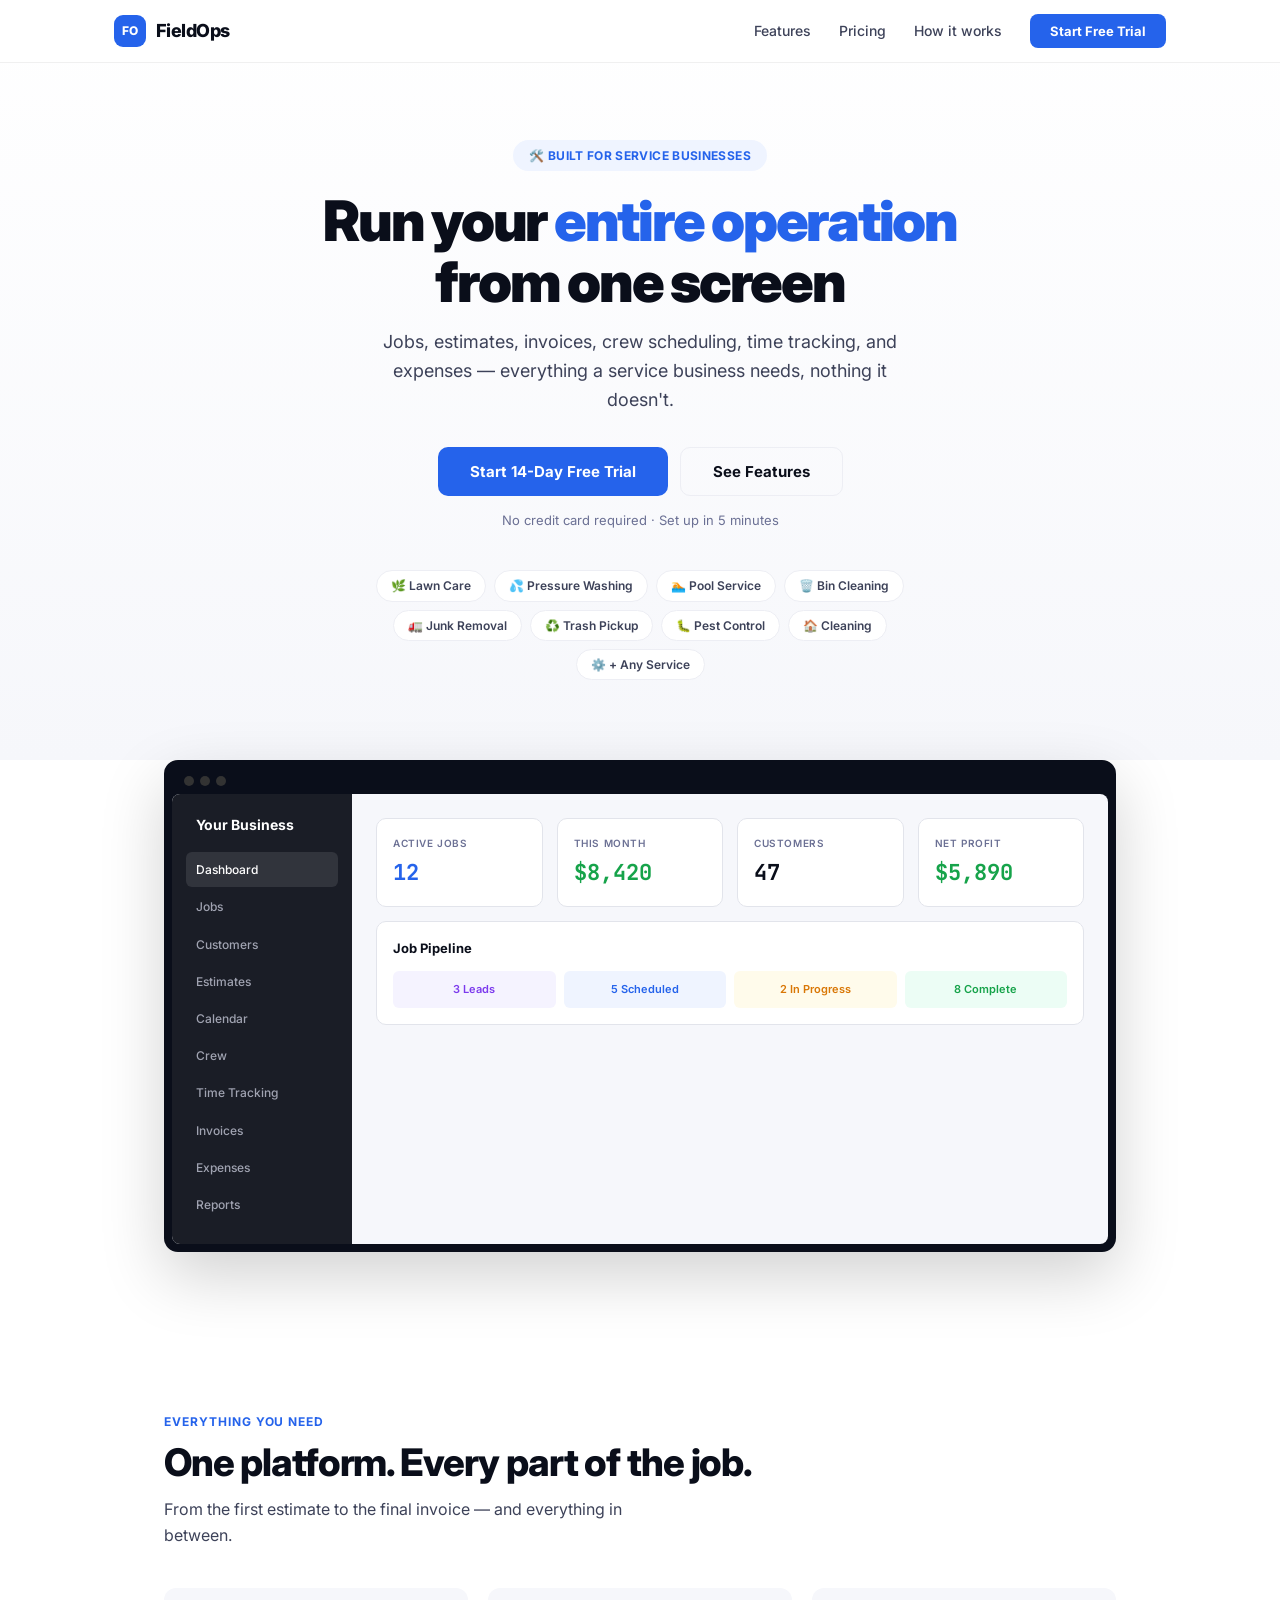
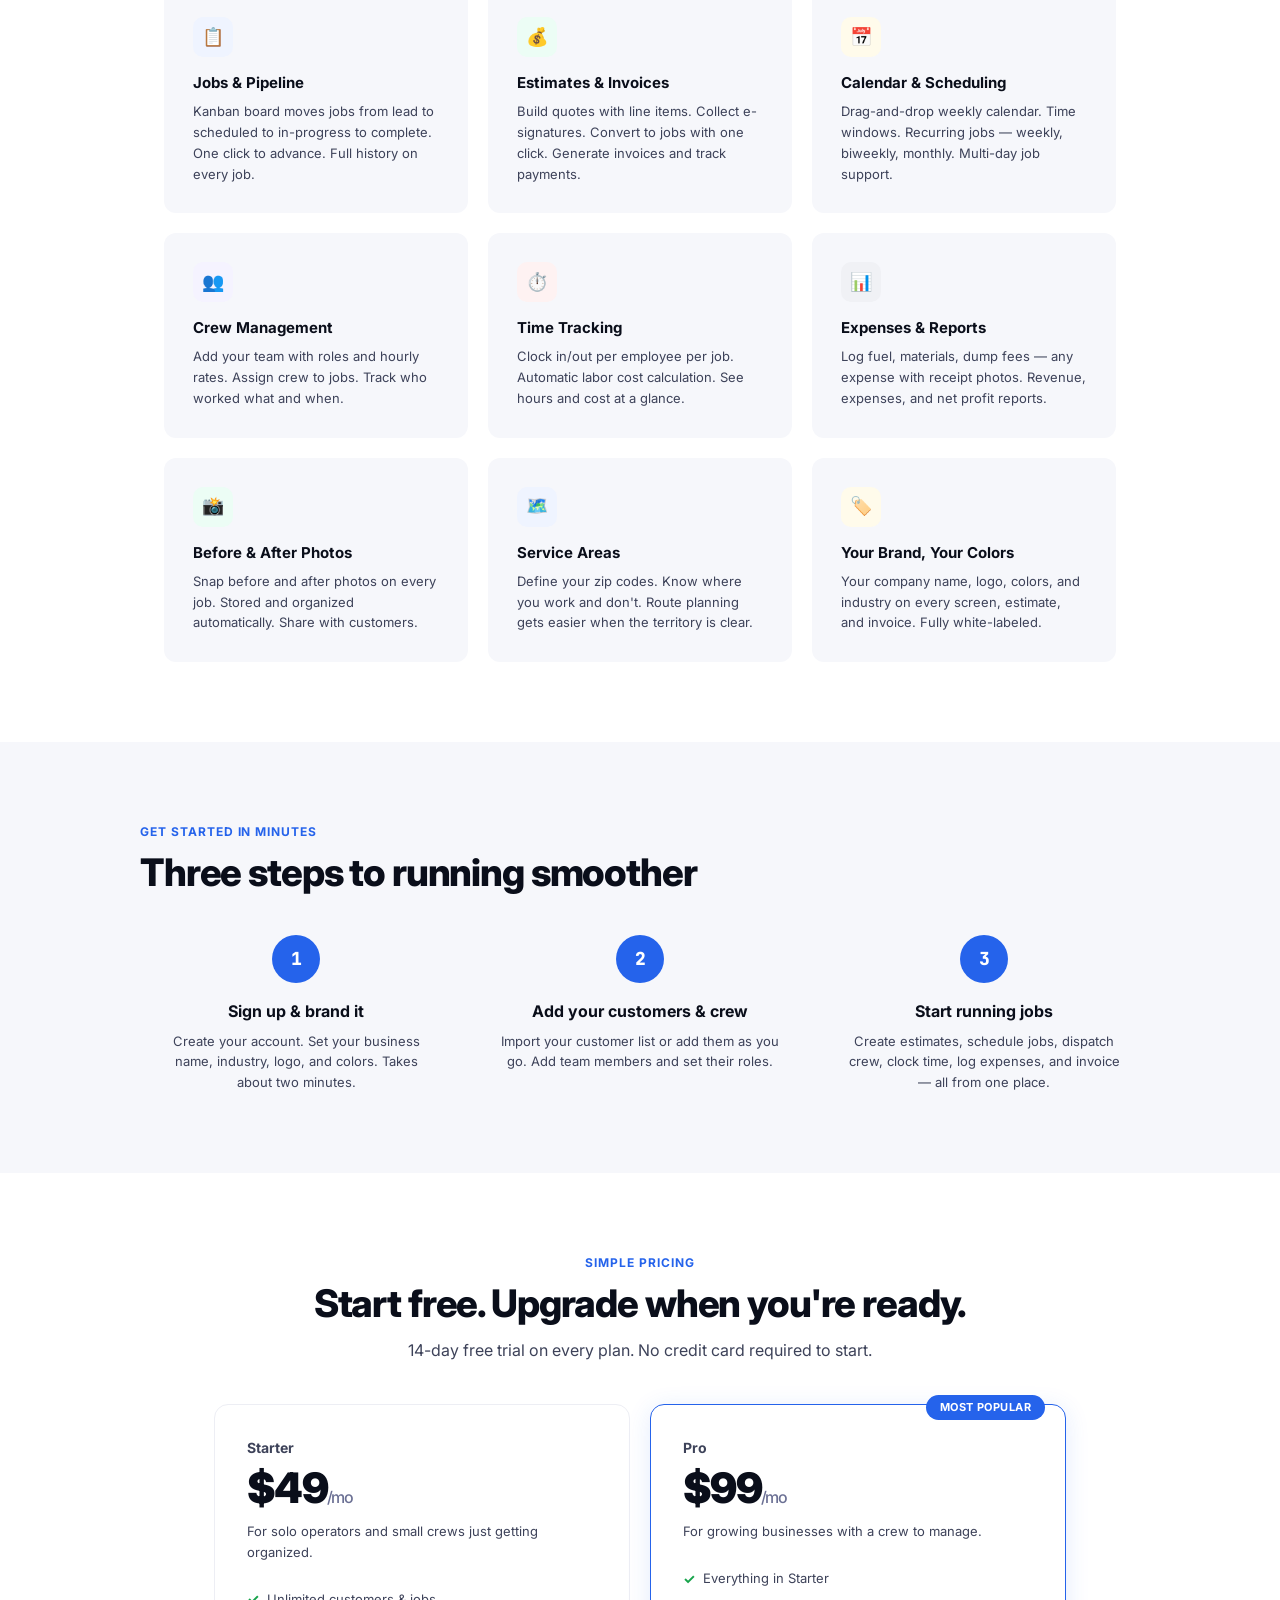
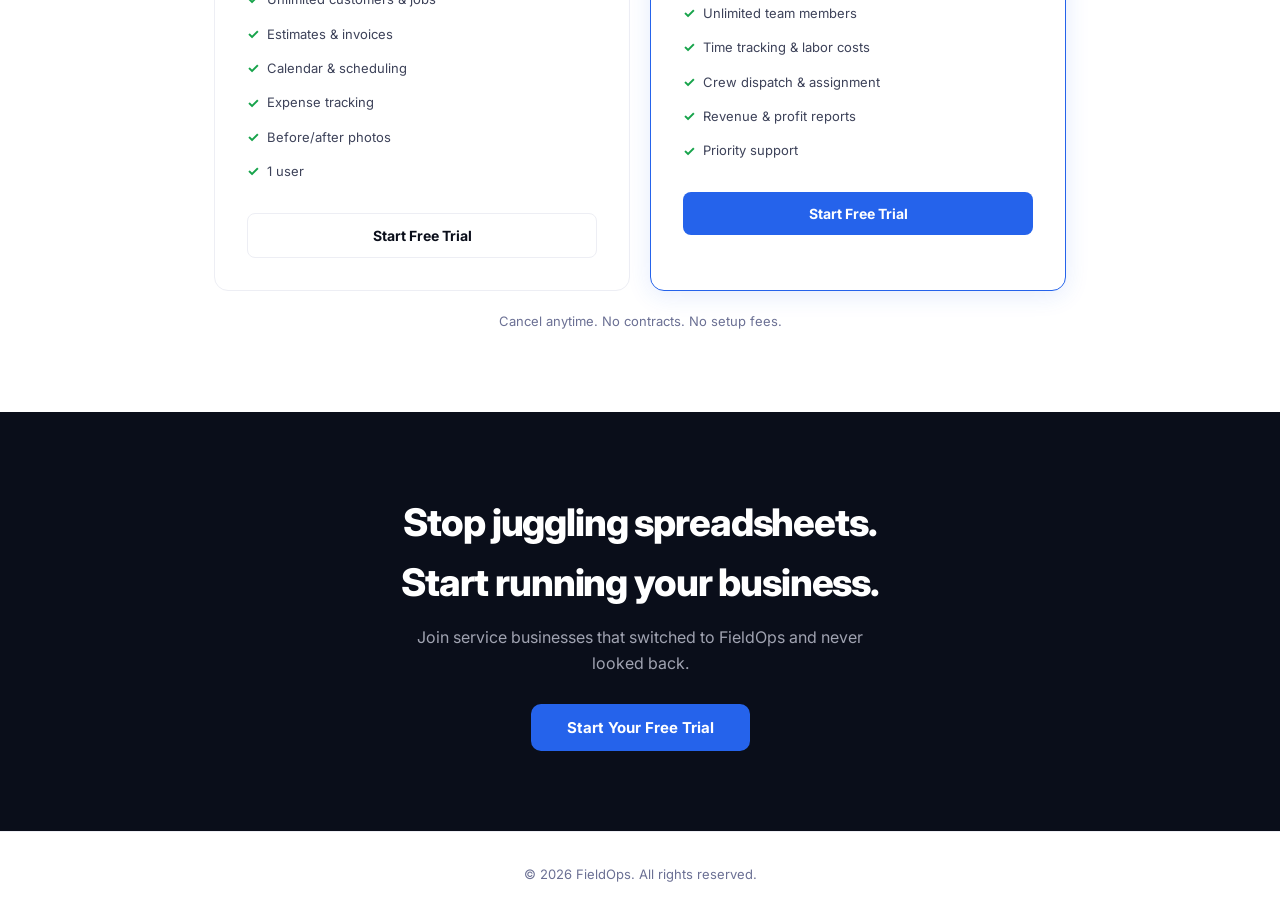
<file: index.html>
<!DOCTYPE html>
<html lang="en">
<head>
<meta charset="UTF-8">
<meta name="viewport" content="width=device-width, initial-scale=1.0">
<title>FieldOps — Run your service business from one screen</title>
<meta name="description" content="Jobs, estimates, invoices, crew, and expenses in one place. Built for lawn care, pressure washing, pool service, junk removal, and every service business in between.">
<link rel="preconnect" href="https://fonts.googleapis.com">
<link href="https://fonts.googleapis.com/css2?family=Inter:wght@400;500;600;700;800;900&family=JetBrains+Mono:wght@500;600;700&display=swap" rel="stylesheet">
<style>
:root {
  --ink: #0A0E1A;
  --ink2: #3D4259;
  --ink3: #6B7094;
  --surface: #FFFFFF;
  --bg: #F6F7FB;
  --bg2: #EDEEF4;
  --blue: #2563EB;
  --blue-dark: #1D4FD8;
  --blue-soft: #EFF4FF;
  --green: #16A34A;
  --green-soft: #ECFDF5;
  --amber: #D97706;
  --mono: 'JetBrains Mono', monospace;
}
* { box-sizing: border-box; margin: 0; padding: 0; }
html { scroll-behavior: smooth; }
body {
  font-family: 'Inter', -apple-system, sans-serif;
  color: var(--ink);
  background: var(--surface);
  -webkit-font-smoothing: antialiased;
  line-height: 1.6;
  overflow-x: hidden;
}
a { color: inherit; text-decoration: none; }
img { max-width: 100%; display: block; }

/* ── Nav ── */
.nav {
  position: fixed; top: 0; left: 0; right: 0; z-index: 100;
  background: rgba(255,255,255,.92);
  backdrop-filter: blur(12px);
  border-bottom: 1px solid rgba(0,0,0,.06);
}
.nav-inner {
  max-width: 1100px; margin: 0 auto;
  display: flex; align-items: center; justify-content: space-between;
  padding: 14px 24px;
}
.nav-brand {
  display: flex; align-items: center; gap: 10px;
  font-weight: 800; font-size: 18px; letter-spacing: -.03em;
}
.nav-mark {
  width: 32px; height: 32px; border-radius: 9px;
  background: var(--blue); color: #fff;
  display: grid; place-items: center;
  font-size: 12px; font-weight: 800; letter-spacing: -.02em;
}
.nav-links { display: flex; align-items: center; gap: 28px; }
.nav-links a { font-size: 14px; font-weight: 500; color: var(--ink2); transition: color .15s; }
.nav-links a:hover { color: var(--ink); }
.nav-cta {
  padding: 9px 20px; background: var(--blue); color: #fff;
  border-radius: 8px; font-weight: 700; font-size: 13px;
  transition: background .15s; border: none; cursor: pointer; font-family: inherit;
}
.nav-cta:hover { background: var(--blue-dark); }

/* ── Hero ── */
.hero {
  padding: 140px 24px 80px;
  text-align: center;
  background: linear-gradient(180deg, var(--surface) 0%, var(--bg) 100%);
}
.hero-eyebrow {
  display: inline-flex; align-items: center; gap: 8px;
  padding: 6px 16px; border-radius: 24px;
  background: var(--blue-soft); color: var(--blue);
  font-size: 12px; font-weight: 700; letter-spacing: .03em;
  text-transform: uppercase; margin-bottom: 20px;
}
.hero h1 {
  font-size: clamp(36px, 5.5vw, 56px);
  font-weight: 900; letter-spacing: -.04em;
  line-height: 1.08; margin-bottom: 16px;
  max-width: 700px; margin-left: auto; margin-right: auto;
}
.hero h1 span { color: var(--blue); }
.hero p {
  font-size: 18px; color: var(--ink2); max-width: 560px;
  margin: 0 auto 32px; line-height: 1.6;
}
.hero-actions { display: flex; gap: 12px; justify-content: center; flex-wrap: wrap; }
.btn-hero {
  padding: 14px 32px; border-radius: 10px; font-weight: 700; font-size: 15px;
  border: none; cursor: pointer; font-family: inherit; transition: all .15s;
}
.btn-hero-primary { background: var(--blue); color: #fff; }
.btn-hero-primary:hover { background: var(--blue-dark); transform: translateY(-1px); box-shadow: 0 6px 20px rgba(37,99,235,.25); }
.btn-hero-ghost { background: transparent; color: var(--ink); border: 1px solid var(--bg2); }
.btn-hero-ghost:hover { background: var(--bg); }
.hero-sub {
  margin-top: 14px; font-size: 13px; color: var(--ink3);
}
.hero-industries {
  display: flex; flex-wrap: wrap; justify-content: center; gap: 8px;
  margin-top: 40px; max-width: 600px; margin-left: auto; margin-right: auto;
}
.hero-pill {
  padding: 5px 14px; border-radius: 20px; font-size: 12px; font-weight: 600;
  background: var(--surface); border: 1px solid var(--bg2); color: var(--ink2);
}

/* ── Screenshot / App Preview ── */
.preview-section {
  padding: 0 24px 80px;
  max-width: 1000px; margin: 0 auto;
}
.preview-frame {
  background: var(--ink);
  border-radius: 14px;
  padding: 8px;
  box-shadow: 0 24px 64px rgba(0,0,0,.18);
}
.preview-bar {
  display: flex; gap: 6px; padding: 8px 12px;
}
.preview-dot { width: 10px; height: 10px; border-radius: 50%; background: #333; }
.preview-content {
  background: var(--bg);
  border-radius: 8px;
  min-height: 400px;
  display: grid;
  grid-template-columns: 180px 1fr;
  overflow: hidden;
}
.preview-sidebar {
  background: #1A1D26;
  padding: 20px 14px;
  color: #A0A3B1;
  font-size: 12px;
}
.preview-sidebar-item {
  padding: 8px 10px; border-radius: 6px; margin-bottom: 2px;
  font-weight: 500;
}
.preview-sidebar-item.active { background: rgba(255,255,255,.1); color: #fff; }
.preview-main {
  padding: 24px;
  display: grid;
  grid-template-columns: repeat(4, 1fr);
  gap: 14px;
  align-content: start;
}
.preview-metric {
  background: #fff; border-radius: 10px; padding: 16px;
  border: 1px solid #E2E4EB;
}
.preview-metric-label { font-size: 10px; font-weight: 600; color: var(--ink3); text-transform: uppercase; letter-spacing: .06em; }
.preview-metric-value { font-family: var(--mono); font-size: 22px; font-weight: 700; margin-top: 4px; }
.preview-metric-value.green { color: var(--green); }
.preview-metric-value.blue { color: var(--blue); }

/* ── Features ── */
.features {
  padding: 80px 24px;
  max-width: 1000px; margin: 0 auto;
}
.section-label {
  font-size: 12px; font-weight: 700; color: var(--blue);
  text-transform: uppercase; letter-spacing: .08em; margin-bottom: 10px;
}
.section-title {
  font-size: clamp(28px, 3.5vw, 38px); font-weight: 800;
  letter-spacing: -.03em; margin-bottom: 12px; line-height: 1.15;
}
.section-sub { font-size: 16px; color: var(--ink2); max-width: 500px; margin-bottom: 40px; }
.feature-grid {
  display: grid; grid-template-columns: repeat(3, 1fr); gap: 20px;
}
.feature-card {
  background: var(--bg); border-radius: 12px; padding: 28px;
  border: 1px solid transparent;
  transition: all .2s;
}
.feature-card:hover { border-color: var(--bg2); background: var(--surface); box-shadow: 0 4px 16px rgba(0,0,0,.05); }
.feature-icon {
  width: 40px; height: 40px; border-radius: 10px;
  display: grid; place-items: center; margin-bottom: 14px;
  font-size: 18px;
}
.feature-card h3 { font-size: 15px; font-weight: 700; margin-bottom: 6px; }
.feature-card p { font-size: 13px; color: var(--ink2); line-height: 1.6; }

/* ── How it works ── */
.how {
  padding: 80px 24px;
  background: var(--bg);
}
.how-inner { max-width: 1000px; margin: 0 auto; }
.how-steps { display: grid; grid-template-columns: repeat(3, 1fr); gap: 32px; margin-top: 40px; }
.how-step { text-align: center; }
.how-num {
  width: 48px; height: 48px; border-radius: 50%;
  background: var(--blue); color: #fff;
  display: grid; place-items: center;
  font-family: var(--mono); font-weight: 800; font-size: 18px;
  margin: 0 auto 16px;
}
.how-step h3 { font-size: 16px; font-weight: 700; margin-bottom: 6px; }
.how-step p { font-size: 13px; color: var(--ink2); max-width: 280px; margin: 0 auto; }

/* ── Pricing ── */
.pricing {
  padding: 80px 24px;
  max-width: 900px; margin: 0 auto;
  text-align: center;
}
.pricing-cards {
  display: grid; grid-template-columns: 1fr 1fr; gap: 20px; margin-top: 40px;
  text-align: left;
}
.pricing-card {
  background: var(--surface); border: 1px solid var(--bg2);
  border-radius: 14px; padding: 32px;
  position: relative;
}
.pricing-card.featured {
  border-color: var(--blue);
  box-shadow: 0 4px 24px rgba(37,99,235,.12);
}
.pricing-badge {
  position: absolute; top: -10px; right: 20px;
  background: var(--blue); color: #fff;
  padding: 4px 14px; border-radius: 20px;
  font-size: 11px; font-weight: 700; text-transform: uppercase; letter-spacing: .04em;
}
.pricing-name { font-size: 14px; font-weight: 700; color: var(--ink2); margin-bottom: 8px; }
.pricing-price {
  font-size: 42px; font-weight: 900; letter-spacing: -.04em; line-height: 1;
}
.pricing-price span { font-size: 16px; font-weight: 500; color: var(--ink3); }
.pricing-desc { font-size: 13px; color: var(--ink2); margin: 12px 0 20px; }
.pricing-features { list-style: none; margin-bottom: 24px; }
.pricing-features li {
  padding: 6px 0; font-size: 13px; color: var(--ink2);
  display: flex; align-items: center; gap: 8px;
}
.pricing-features li::before {
  content: '✓'; color: var(--green); font-weight: 700; font-size: 14px;
}
.pricing-btn {
  display: block; width: 100%; padding: 13px; text-align: center;
  border-radius: 8px; font-weight: 700; font-size: 14px;
  border: none; cursor: pointer; font-family: inherit; transition: all .15s;
}
.pricing-btn-primary { background: var(--blue); color: #fff; }
.pricing-btn-primary:hover { background: var(--blue-dark); }
.pricing-btn-outline { background: transparent; color: var(--ink); border: 1px solid var(--bg2); }
.pricing-btn-outline:hover { background: var(--bg); }
.pricing-note { margin-top: 20px; font-size: 13px; color: var(--ink3); }

/* ── CTA ── */
.cta-section {
  padding: 80px 24px;
  background: var(--ink);
  color: #fff;
  text-align: center;
}
.cta-section h2 {
  font-size: clamp(28px, 3.5vw, 38px); font-weight: 800;
  letter-spacing: -.03em; margin-bottom: 12px;
}
.cta-section p { color: #A0A3B1; font-size: 16px; margin-bottom: 28px; max-width: 480px; margin-left: auto; margin-right: auto; }
.cta-btn {
  padding: 14px 36px; background: var(--blue); color: #fff;
  border-radius: 10px; font-weight: 700; font-size: 15px;
  border: none; cursor: pointer; font-family: inherit; transition: all .15s;
}
.cta-btn:hover { background: var(--blue-dark); transform: translateY(-1px); }

/* ── Footer ── */
.footer {
  padding: 32px 24px;
  border-top: 1px solid var(--bg2);
  text-align: center;
  font-size: 13px; color: var(--ink3);
}

/* ── Mobile ── */
@media (max-width: 768px) {
  .nav-links a:not(.nav-cta) { display: none; }
  .feature-grid { grid-template-columns: 1fr; }
  .how-steps { grid-template-columns: 1fr; gap: 24px; }
  .pricing-cards { grid-template-columns: 1fr; }
  .preview-content { grid-template-columns: 1fr; }
  .preview-sidebar { display: none; }
  .preview-main { grid-template-columns: 1fr 1fr; }
}
@media (max-width: 480px) {
  .preview-main { grid-template-columns: 1fr; }
  .hero-actions { flex-direction: column; align-items: center; }
}
</style>
</head>
<body>

<!-- Nav -->
<nav class="nav">
  <div class="nav-inner">
    <a href="#" class="nav-brand">
      <div class="nav-mark">FO</div>
      FieldOps
    </a>
    <div class="nav-links">
      <a href="#features">Features</a>
      <a href="#pricing">Pricing</a>
      <a href="#how">How it works</a>
      <button class="nav-cta" onclick="goTo('#pricing')">Start Free Trial</button>
    </div>
  </div>
</nav>

<!-- Hero -->
<section class="hero">
  <div class="hero-eyebrow">🛠️ Built for service businesses</div>
  <h1>Run your <span>entire operation</span> from one screen</h1>
  <p>Jobs, estimates, invoices, crew scheduling, time tracking, and expenses — everything a service business needs, nothing it doesn't.</p>
  <div class="hero-actions">
    <button class="btn-hero btn-hero-primary" onclick="goTo('#pricing')">Start 14-Day Free Trial</button>
    <button class="btn-hero btn-hero-ghost" onclick="goTo('#features')">See Features</button>
  </div>
  <div class="hero-sub">No credit card required · Set up in 5 minutes</div>
  <div class="hero-industries">
    <span class="hero-pill">🌿 Lawn Care</span>
    <span class="hero-pill">💦 Pressure Washing</span>
    <span class="hero-pill">🏊 Pool Service</span>
    <span class="hero-pill">🗑️ Bin Cleaning</span>
    <span class="hero-pill">🚛 Junk Removal</span>
    <span class="hero-pill">♻️ Trash Pickup</span>
    <span class="hero-pill">🐛 Pest Control</span>
    <span class="hero-pill">🏠 Cleaning</span>
    <span class="hero-pill">⚙️ + Any Service</span>
  </div>
</section>

<!-- App Preview -->
<section class="preview-section">
  <div class="preview-frame">
    <div class="preview-bar">
      <div class="preview-dot"></div>
      <div class="preview-dot"></div>
      <div class="preview-dot"></div>
    </div>
    <div class="preview-content">
      <div class="preview-sidebar">
        <div style="font-weight:700;color:#fff;font-size:14px;margin-bottom:16px;padding:0 10px">Your Business</div>
        <div class="preview-sidebar-item active">Dashboard</div>
        <div class="preview-sidebar-item">Jobs</div>
        <div class="preview-sidebar-item">Customers</div>
        <div class="preview-sidebar-item">Estimates</div>
        <div class="preview-sidebar-item">Calendar</div>
        <div class="preview-sidebar-item">Crew</div>
        <div class="preview-sidebar-item">Time Tracking</div>
        <div class="preview-sidebar-item">Invoices</div>
        <div class="preview-sidebar-item">Expenses</div>
        <div class="preview-sidebar-item">Reports</div>
      </div>
      <div class="preview-main">
        <div class="preview-metric">
          <div class="preview-metric-label">Active Jobs</div>
          <div class="preview-metric-value blue">12</div>
        </div>
        <div class="preview-metric">
          <div class="preview-metric-label">This Month</div>
          <div class="preview-metric-value green">$8,420</div>
        </div>
        <div class="preview-metric">
          <div class="preview-metric-label">Customers</div>
          <div class="preview-metric-value">47</div>
        </div>
        <div class="preview-metric">
          <div class="preview-metric-label">Net Profit</div>
          <div class="preview-metric-value green">$5,890</div>
        </div>
        <div style="grid-column:1/-1;background:#fff;border-radius:10px;padding:16px;border:1px solid #E2E4EB">
          <div style="font-weight:700;font-size:13px;margin-bottom:12px">Job Pipeline</div>
          <div style="display:grid;grid-template-columns:repeat(4,1fr);gap:8px">
            <div style="background:#F5F3FF;border-radius:6px;padding:10px;text-align:center;font-size:11px;font-weight:600;color:#7C3AED">3 Leads</div>
            <div style="background:#EFF4FF;border-radius:6px;padding:10px;text-align:center;font-size:11px;font-weight:600;color:#2563EB">5 Scheduled</div>
            <div style="background:#FFFBEB;border-radius:6px;padding:10px;text-align:center;font-size:11px;font-weight:600;color:#D97706">2 In Progress</div>
            <div style="background:#ECFDF5;border-radius:6px;padding:10px;text-align:center;font-size:11px;font-weight:600;color:#16A34A">8 Complete</div>
          </div>
        </div>
      </div>
    </div>
  </div>
</section>

<!-- Features -->
<section class="features" id="features">
  <div class="section-label">Everything you need</div>
  <div class="section-title">One platform. Every part of the job.</div>
  <div class="section-sub">From the first estimate to the final invoice — and everything in between.</div>
  <div class="feature-grid">
    <div class="feature-card">
      <div class="feature-icon" style="background:#EFF4FF">📋</div>
      <h3>Jobs & Pipeline</h3>
      <p>Kanban board moves jobs from lead to scheduled to in-progress to complete. One click to advance. Full history on every job.</p>
    </div>
    <div class="feature-card">
      <div class="feature-icon" style="background:#ECFDF5">💰</div>
      <h3>Estimates & Invoices</h3>
      <p>Build quotes with line items. Collect e-signatures. Convert to jobs with one click. Generate invoices and track payments.</p>
    </div>
    <div class="feature-card">
      <div class="feature-icon" style="background:#FFFBEB">📅</div>
      <h3>Calendar & Scheduling</h3>
      <p>Drag-and-drop weekly calendar. Time windows. Recurring jobs — weekly, biweekly, monthly. Multi-day job support.</p>
    </div>
    <div class="feature-card">
      <div class="feature-icon" style="background:#F5F3FF">👥</div>
      <h3>Crew Management</h3>
      <p>Add your team with roles and hourly rates. Assign crew to jobs. Track who worked what and when.</p>
    </div>
    <div class="feature-card">
      <div class="feature-icon" style="background:#FEF2F2">⏱️</div>
      <h3>Time Tracking</h3>
      <p>Clock in/out per employee per job. Automatic labor cost calculation. See hours and cost at a glance.</p>
    </div>
    <div class="feature-card">
      <div class="feature-icon" style="background:#F0F1F5">📊</div>
      <h3>Expenses & Reports</h3>
      <p>Log fuel, materials, dump fees — any expense with receipt photos. Revenue, expenses, and net profit reports.</p>
    </div>
    <div class="feature-card">
      <div class="feature-icon" style="background:#ECFDF5">📸</div>
      <h3>Before & After Photos</h3>
      <p>Snap before and after photos on every job. Stored and organized automatically. Share with customers.</p>
    </div>
    <div class="feature-card">
      <div class="feature-icon" style="background:#EFF4FF">🗺️</div>
      <h3>Service Areas</h3>
      <p>Define your zip codes. Know where you work and don't. Route planning gets easier when the territory is clear.</p>
    </div>
    <div class="feature-card">
      <div class="feature-icon" style="background:#FFFBEB">🏷️</div>
      <h3>Your Brand, Your Colors</h3>
      <p>Your company name, logo, colors, and industry on every screen, estimate, and invoice. Fully white-labeled.</p>
    </div>
  </div>
</section>

<!-- How it Works -->
<section class="how" id="how">
  <div class="how-inner">
    <div class="section-label">Get started in minutes</div>
    <div class="section-title">Three steps to running smoother</div>
    <div class="how-steps">
      <div class="how-step">
        <div class="how-num">1</div>
        <h3>Sign up & brand it</h3>
        <p>Create your account. Set your business name, industry, logo, and colors. Takes about two minutes.</p>
      </div>
      <div class="how-step">
        <div class="how-num">2</div>
        <h3>Add your customers & crew</h3>
        <p>Import your customer list or add them as you go. Add team members and set their roles.</p>
      </div>
      <div class="how-step">
        <div class="how-num">3</div>
        <h3>Start running jobs</h3>
        <p>Create estimates, schedule jobs, dispatch crew, clock time, log expenses, and invoice — all from one place.</p>
      </div>
    </div>
  </div>
</section>

<!-- Pricing -->
<section class="pricing" id="pricing">
  <div class="section-label">Simple pricing</div>
  <div class="section-title">Start free. Upgrade when you're ready.</div>
  <div class="section-sub" style="margin-left:auto;margin-right:auto">14-day free trial on every plan. No credit card required to start.</div>
  <div class="pricing-cards">
    <div class="pricing-card">
      <div class="pricing-name">Starter</div>
      <div class="pricing-price">$49<span>/mo</span></div>
      <div class="pricing-desc">For solo operators and small crews just getting organized.</div>
      <ul class="pricing-features">
        <li>Unlimited customers & jobs</li>
        <li>Estimates & invoices</li>
        <li>Calendar & scheduling</li>
        <li>Expense tracking</li>
        <li>Before/after photos</li>
        <li>1 user</li>
      </ul>
      <button class="pricing-btn pricing-btn-outline" id="btn-starter">Start Free Trial</button>
    </div>
    <div class="pricing-card featured">
      <div class="pricing-badge">Most Popular</div>
      <div class="pricing-name">Pro</div>
      <div class="pricing-price">$99<span>/mo</span></div>
      <div class="pricing-desc">For growing businesses with a crew to manage.</div>
      <ul class="pricing-features">
        <li>Everything in Starter</li>
        <li>Unlimited team members</li>
        <li>Time tracking & labor costs</li>
        <li>Crew dispatch & assignment</li>
        <li>Revenue & profit reports</li>
        <li>Priority support</li>
      </ul>
      <button class="pricing-btn pricing-btn-primary" id="btn-pro">Start Free Trial</button>
    </div>
  </div>
  <div class="pricing-note">Cancel anytime. No contracts. No setup fees.</div>
</section>

<!-- CTA -->
<section class="cta-section">
  <h2>Stop juggling spreadsheets.<br>Start running your business.</h2>
  <p>Join service businesses that switched to FieldOps and never looked back.</p>
  <button class="cta-btn" onclick="goTo('#pricing')">Start Your Free Trial</button>
</section>

<!-- Footer -->
<footer class="footer">
  <p>&copy; 2026 FieldOps. All rights reserved.</p>
</footer>

<script>
function goTo(sel) {
  document.querySelector(sel)?.scrollIntoView({ behavior: 'smooth' });
}

// ── Stripe Integration ──
// Replace these with your Stripe price IDs and checkout URLs
const STRIPE_CONFIG = {
  // Option 1: Stripe Payment Links (easiest — no server needed)
  // Create these in Stripe Dashboard → Payment Links
  starter: '', // e.g. 'https://buy.stripe.com/test_xxxx'
  pro: '',     // e.g. 'https://buy.stripe.com/test_yyyy'
  
  // Option 2: Stripe Checkout via Netlify Function (more control)
  // checkoutEndpoint: '/.netlify/functions/create-checkout',
};

document.getElementById('btn-starter')?.addEventListener('click', () => {
  if (STRIPE_CONFIG.starter) {
    window.location.href = STRIPE_CONFIG.starter;
  } else {
    // Fallback: go to app signup directly (for testing / beta)
    window.location.href = '/app/';
  }
});

document.getElementById('btn-pro')?.addEventListener('click', () => {
  if (STRIPE_CONFIG.pro) {
    window.location.href = STRIPE_CONFIG.pro;
  } else {
    window.location.href = '/app/';
  }
});
</script>
</body>
</html>
</file>
